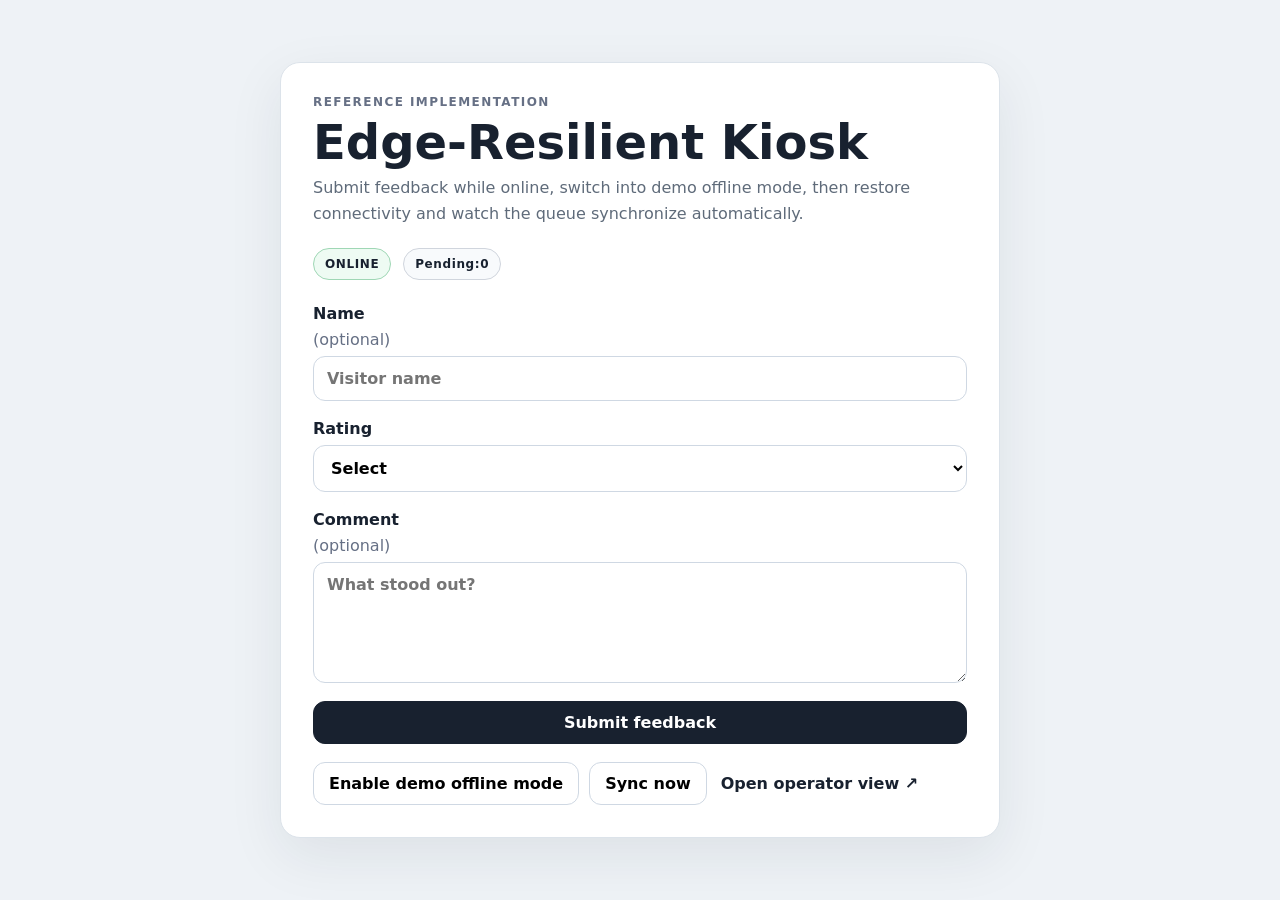
<file: kiosk/index.html>
<!doctype html>
<html lang="en">
<head>
  <meta charset="utf-8" />
  <meta name="viewport" content="width=device-width, initial-scale=1" />
  <title>Edge-Resilient Kiosk Demo</title>
  <link rel="stylesheet" href="/kiosk/styles.css" />
</head>
<body>
  <main class="shell">
    <section class="panel">
      <div class="eyebrow">REFERENCE IMPLEMENTATION</div>
      <h1>Edge-Resilient Kiosk</h1>
      <p class="lead">Submit feedback while online, switch into demo offline mode, then restore connectivity and watch the queue synchronize automatically.</p>

      <div class="status-row">
        <span id="networkStatus" class="status">Checking…</span>
        <span class="pending">Pending: <strong id="pendingCount">0</strong></span>
      </div>

      <form id="feedbackForm">
        <label>
          Name <span>(optional)</span>
          <input id="visitorName" maxlength="80" autocomplete="name" placeholder="Visitor name" />
        </label>

        <label>
          Rating
          <select id="rating" required>
            <option value="">Select</option>
            <option value="5">5 — Excellent</option>
            <option value="4">4 — Good</option>
            <option value="3">3 — Okay</option>
            <option value="2">2 — Poor</option>
            <option value="1">1 — Very poor</option>
          </select>
        </label>

        <label>
          Comment <span>(optional)</span>
          <textarea id="comment" maxlength="500" rows="5" placeholder="What stood out?"></textarea>
        </label>

        <button id="submitButton" class="primary" type="submit">Submit feedback</button>
      </form>

      <div class="controls">
        <button id="offlineToggle" type="button">Enable demo offline mode</button>
        <button id="syncButton" type="button">Sync now</button>
        <a href="/operator/" target="_blank" rel="noreferrer">Open operator view ↗</a>
      </div>

      <div id="message" class="message" aria-live="polite"></div>
    </section>
  </main>

  <script src="/kiosk/app.js"></script>
</body>
</html>
</file>
<file: kiosk/styles.css>
:root {
  font-family: Inter, ui-sans-serif, system-ui, -apple-system, BlinkMacSystemFont, "Segoe UI", sans-serif;
  color: #18212f;
  background: #eef2f6;
}

* { box-sizing: border-box; }

body {
  margin: 0;
  min-height: 100vh;
}

.shell {
  min-height: 100vh;
  display: grid;
  place-items: center;
  padding: 32px 18px;
}

.panel {
  width: min(720px, 100%);
  background: #ffffff;
  border: 1px solid #dce3ea;
  border-radius: 20px;
  padding: 32px;
  box-shadow: 0 18px 55px rgba(20, 32, 48, 0.08);
}

.eyebrow {
  font-size: 12px;
  font-weight: 800;
  letter-spacing: 0.12em;
  color: #667085;
}

h1 {
  margin: 8px 0 8px;
  font-size: clamp(30px, 5vw, 48px);
  line-height: 1.05;
}

.lead {
  margin: 0 0 22px;
  color: #5f6b7a;
  line-height: 1.6;
}

.status-row {
  display: flex;
  align-items: center;
  gap: 12px;
  margin-bottom: 24px;
  flex-wrap: wrap;
}

.status, .pending {
  display: inline-flex;
  align-items: center;
  min-height: 32px;
  padding: 0 11px;
  border-radius: 999px;
  font-size: 12px;
  font-weight: 800;
  letter-spacing: 0.05em;
  border: 1px solid #d0d5dd;
  background: #f8fafc;
}

.status[data-state="online"] { border-color: #9fd7b5; background: #eefbf3; }
.status[data-state="offline"] { border-color: #e5b4b4; background: #fff3f3; }

form {
  display: grid;
  gap: 18px;
}

label {
  display: grid;
  gap: 7px;
  font-weight: 700;
}

label span {
  font-weight: 500;
  color: #667085;
}

input, select, textarea, button {
  font: inherit;
}

input, select, textarea {
  width: 100%;
  border: 1px solid #cfd8e3;
  border-radius: 12px;
  padding: 12px 13px;
  background: #ffffff;
}

textarea { resize: vertical; }

button {
  border: 1px solid #cfd8e3;
  border-radius: 12px;
  padding: 11px 15px;
  background: #ffffff;
  cursor: pointer;
  font-weight: 700;
}

button:disabled { opacity: 0.55; cursor: not-allowed; }

.primary {
  border-color: #18212f;
  background: #18212f;
  color: #ffffff;
}

.controls {
  display: flex;
  flex-wrap: wrap;
  gap: 10px;
  margin-top: 18px;
  align-items: center;
}

.controls a {
  color: #18212f;
  font-weight: 700;
  text-decoration: none;
  padding: 10px 4px;
}

.message {
  min-height: 24px;
  margin-top: 18px;
  padding: 11px 13px;
  border-radius: 12px;
  background: #f8fafc;
  color: #475467;
}

.message:empty { display: none; }
.message[data-type="success"] { background: #eefbf3; color: #22613d; }
.message[data-type="queued"] { background: #fff8e8; color: #7a5815; }
.message[data-type="error"] { background: #fff3f3; color: #8c2f2f; }

@media (max-width: 560px) {
  .panel { padding: 22px; border-radius: 16px; }
}
</file>
